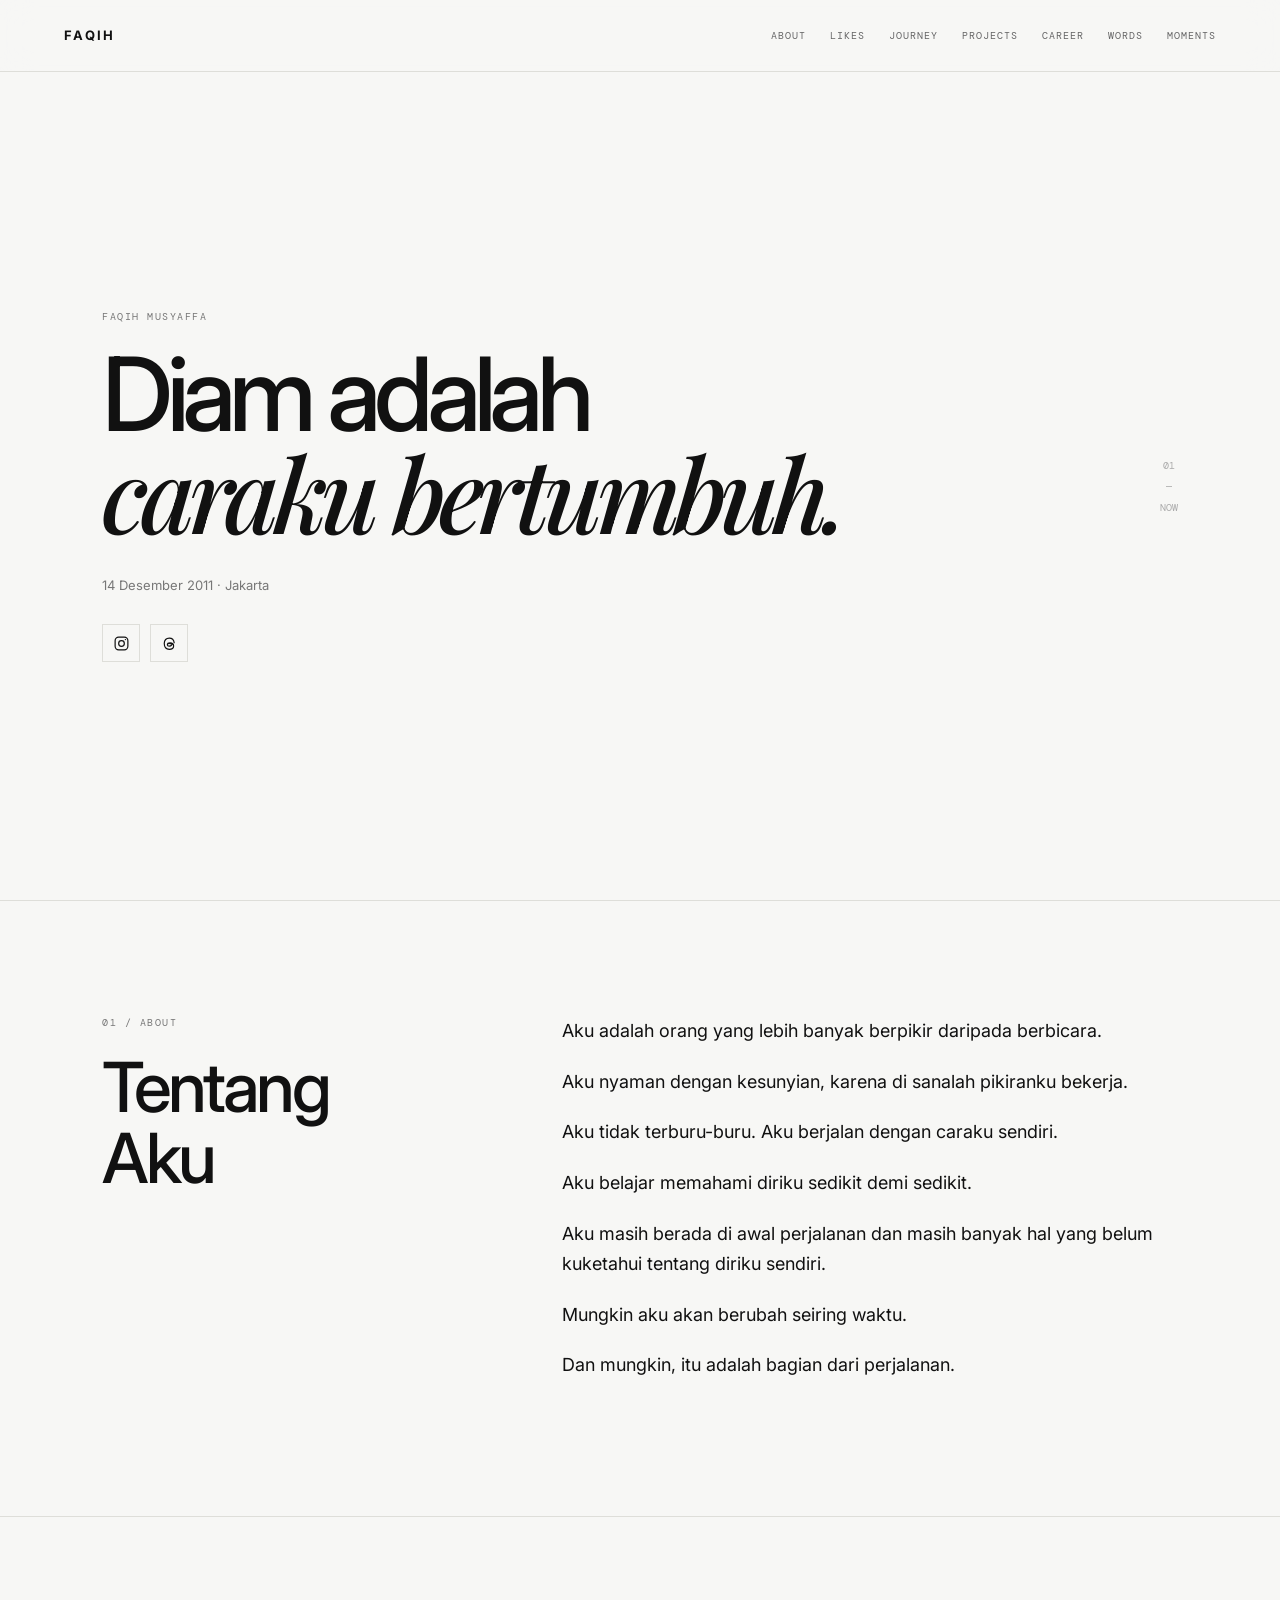
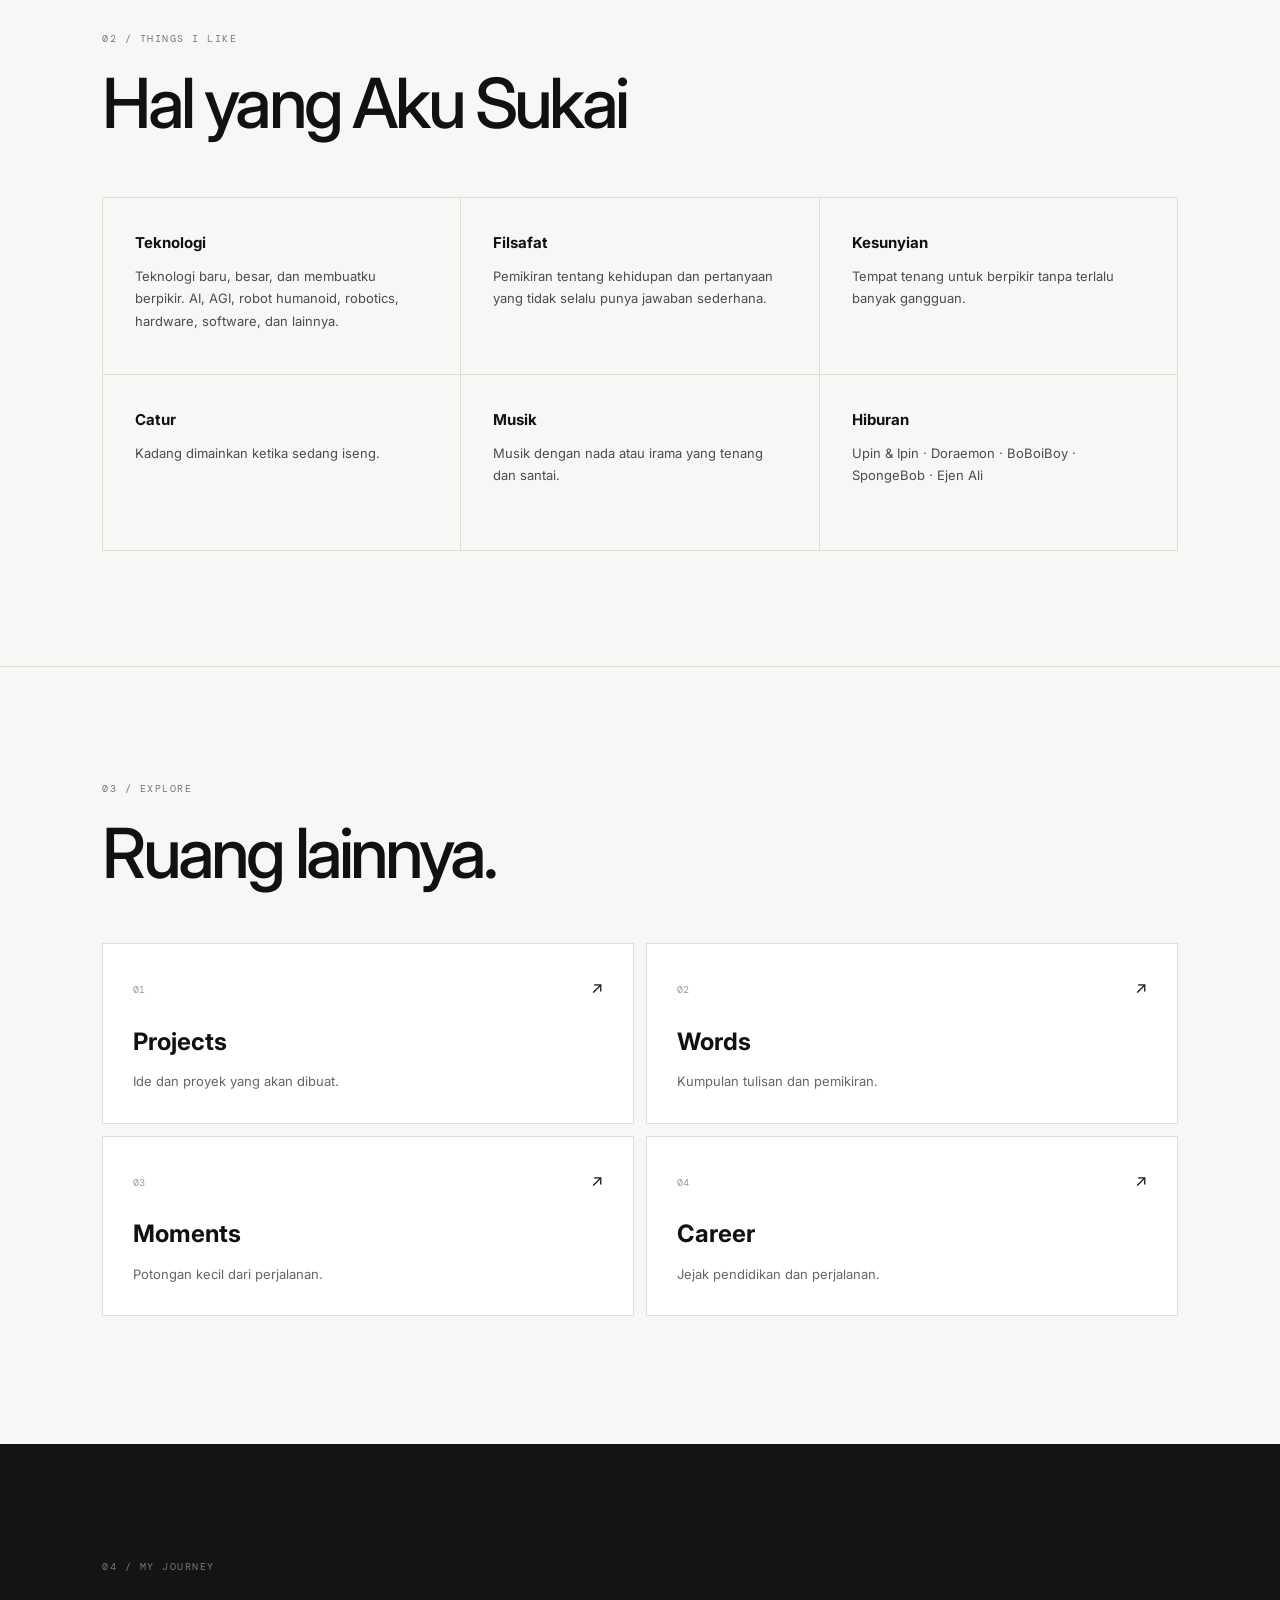
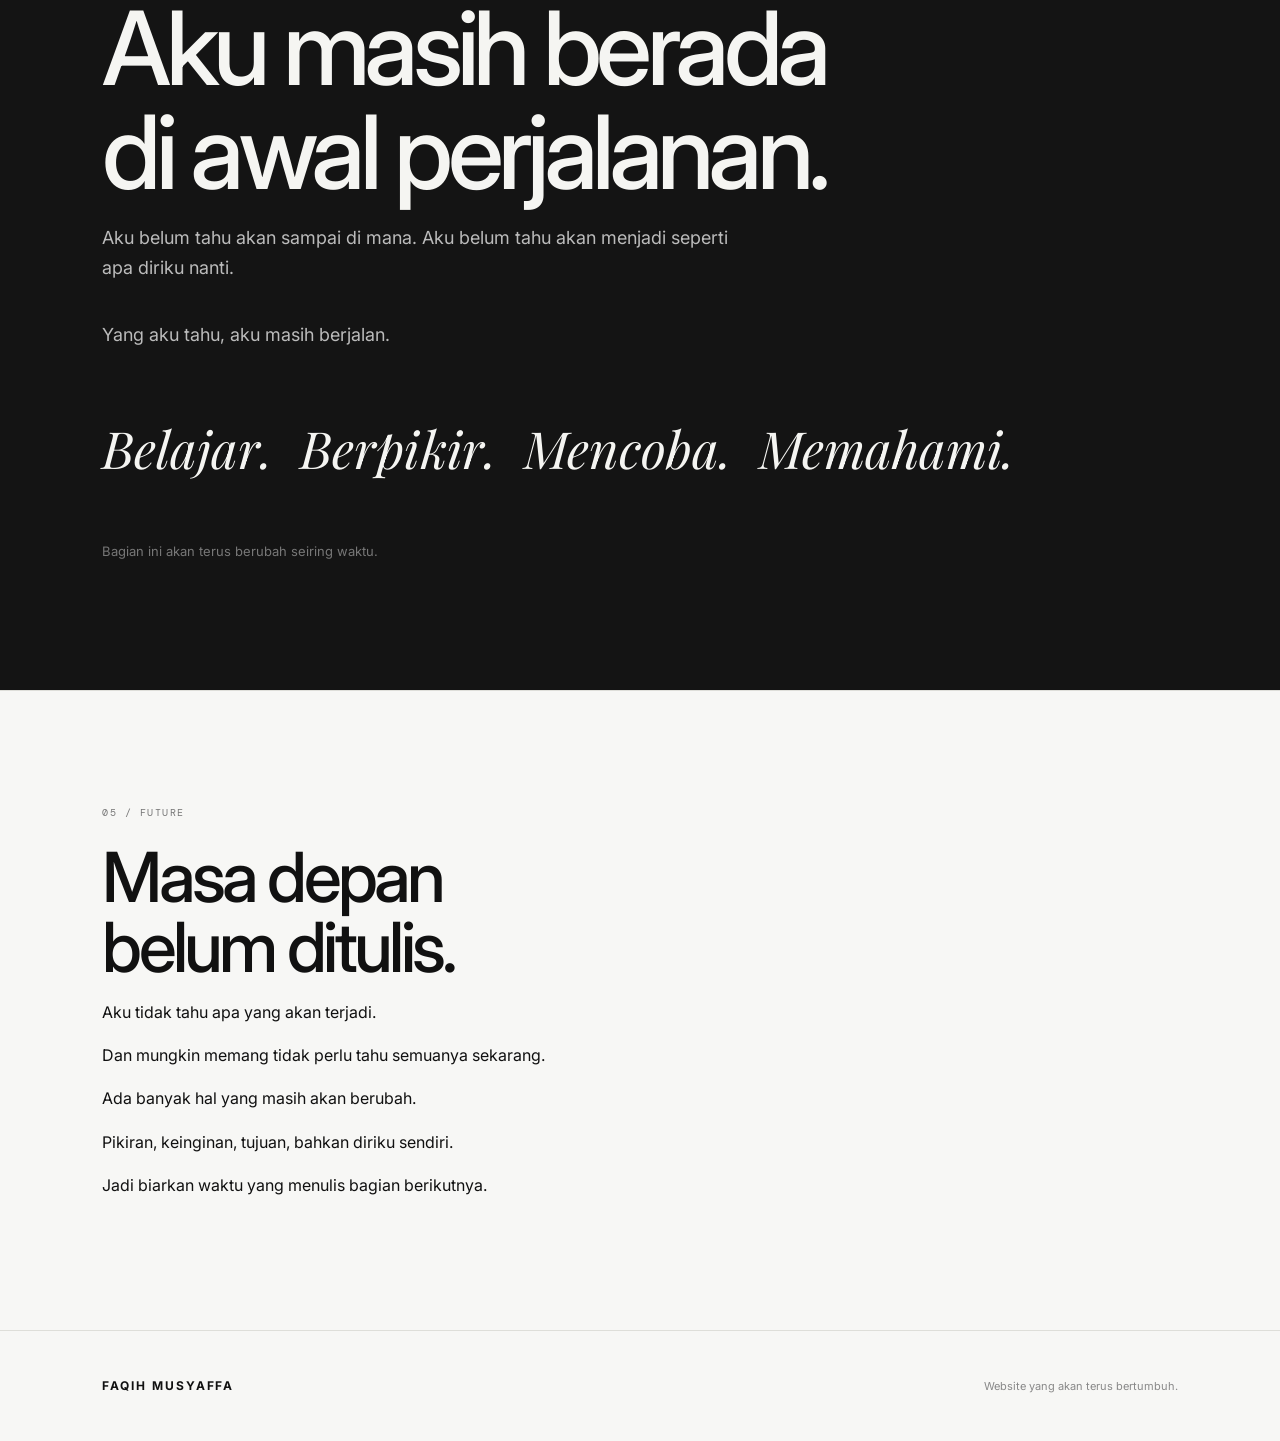
<file: index.html>
<!doctype html><html lang="id"><head><meta charset="utf-8"><meta name="viewport" content="width=device-width,initial-scale=1"><title>Faqih Musyaffa</title><link rel="stylesheet" href="style.css"><link rel="icon" href="favicon.svg"></head><body>
<header class="nav"><a class="brand" href="index.html">FAQIH</a><nav><a href="#about">ABOUT</a><a href="#likes">LIKES</a><a href="#journey">JOURNEY</a><a href="projects.html">PROJECTS</a><a href="career.html">CAREER</a><a href="words.html">WORDS</a><a href="moments.html">MOMENTS</a></nav></header>
<main><section class="hero"><div><p class="eyebrow">FAQIH MUSYAFFA</p><h1>Diam adalah<br><em>caraku bertumbuh.</em></h1><p class="meta">14 Desember 2011 · Jakarta</p><div class="socials"><a class="social-link" href="https://www.instagram.com/qqiyyyh?stkn=cWloNzkwNHQ2bXM3" target="_blank" rel="noopener" aria-label="Instagram"><svg viewBox="0 0 24 24"><rect x="3" y="3" width="18" height="18" rx="5" fill="none" stroke="currentColor" stroke-width="1.7"/><circle cx="12" cy="12" r="4" fill="none" stroke="currentColor" stroke-width="1.7"/><circle cx="17.5" cy="6.5" r="1" fill="currentColor"/></svg></a><a class="social-link" href="https://www.threads.com/@qiym.___" target="_blank" rel="noopener" aria-label="Threads"><svg viewBox="0 0 24 24"><path d="M18.6 10.9c-.5-4.1-2.9-6.6-6.9-6.6-4.4 0-7.1 2.8-7.1 7.8 0 5 2.6 8.1 7 8.1 3.5 0 6.2-1.9 6.2-4.8 0-2.6-2-4.4-5-4.4-2.3 0-3.8 1-3.8 2.6 0 1.3 1 2.2 2.6 2.2 1.6 0 2.8-.7 3.6-1.9M10 12.1c2.1-.3 4.1.1 5.8 1" fill="none" stroke="currentColor" stroke-width="1.7" stroke-linecap="round" stroke-linejoin="round"/></svg></a></div></div><div class="hero-mark"><span>01</span><span>—</span><span>NOW</span></div></section>
<section id="about" class="section split"><div><p class="eyebrow">01 / ABOUT</p><h2>Tentang Aku</h2></div><div class="copy"><p>Aku adalah orang yang lebih banyak berpikir daripada berbicara.</p><p>Aku nyaman dengan kesunyian, karena di sanalah pikiranku bekerja.</p><p>Aku tidak terburu-buru. Aku berjalan dengan caraku sendiri.</p><p>Aku belajar memahami diriku sedikit demi sedikit.</p><p>Aku masih berada di awal perjalanan dan masih banyak hal yang belum kuketahui tentang diriku sendiri.</p><p>Mungkin aku akan berubah seiring waktu.</p><p>Dan mungkin, itu adalah bagian dari perjalanan.</p></div></section>
<section id="likes" class="section"><p class="eyebrow">02 / THINGS I LIKE</p><h2>Hal yang Aku Sukai</h2><div class="likes-grid"><article><h3>Teknologi</h3><p>Teknologi baru, besar, dan membuatku berpikir. AI, AGI, robot humanoid, robotics, hardware, software, dan lainnya.</p></article><article><h3>Filsafat</h3><p>Pemikiran tentang kehidupan dan pertanyaan yang tidak selalu punya jawaban sederhana.</p></article><article><h3>Kesunyian</h3><p>Tempat tenang untuk berpikir tanpa terlalu banyak gangguan.</p></article><article><h3>Catur</h3><p>Kadang dimainkan ketika sedang iseng.</p></article><article><h3>Musik</h3><p>Musik dengan nada atau irama yang tenang dan santai.</p></article><article><h3>Hiburan</h3><p>Upin &amp; Ipin · Doraemon · BoBoiBoy · SpongeBob · Ejen Ali</p></article></div></section>
<section class="section quick-access"><p class="eyebrow">03 / EXPLORE</p><h2>Ruang lainnya.</h2><div class="access-grid"><a class="access-card" href="projects.html"><div><span class="access-number">01</span><h3>Projects</h3><p>Ide dan proyek yang akan dibuat.</p></div><span>↗</span></a><a class="access-card" href="words.html"><div><span class="access-number">02</span><h3>Words</h3><p>Kumpulan tulisan dan pemikiran.</p></div><span>↗</span></a><a class="access-card" href="moments.html"><div><span class="access-number">03</span><h3>Moments</h3><p>Potongan kecil dari perjalanan.</p></div><span>↗</span></a><a class="access-card" href="career.html"><div><span class="access-number">04</span><h3>Career</h3><p>Jejak pendidikan dan perjalanan.</p></div><span>↗</span></a></div></section>
<section id="journey" class="section dark-section"><p class="eyebrow">04 / MY JOURNEY</p><h2>Aku masih berada<br>di awal perjalanan.</h2><p class="lead">Aku belum tahu akan sampai di mana. Aku belum tahu akan menjadi seperti apa diriku nanti.</p><p class="lead">Yang aku tahu, aku masih berjalan.</p><div class="journey-words"><span>Belajar.</span><span>Berpikir.</span><span>Mencoba.</span><span>Memahami.</span></div><p class="muted">Bagian ini akan terus berubah seiring waktu.</p></section>
<section id="future" class="section future"><p class="eyebrow">05 / FUTURE</p><h2>Masa depan<br>belum ditulis.</h2><p>Aku tidak tahu apa yang akan terjadi.</p><p>Dan mungkin memang tidak perlu tahu semuanya sekarang.</p><p>Ada banyak hal yang masih akan berubah.</p><p>Pikiran, keinginan, tujuan, bahkan diriku sendiri.</p><p>Jadi biarkan waktu yang menulis bagian berikutnya.</p></section></main>
<footer><p>FAQIH MUSYAFFA</p><span>Website yang akan terus bertumbuh.</span></footer></body></html>
</file>
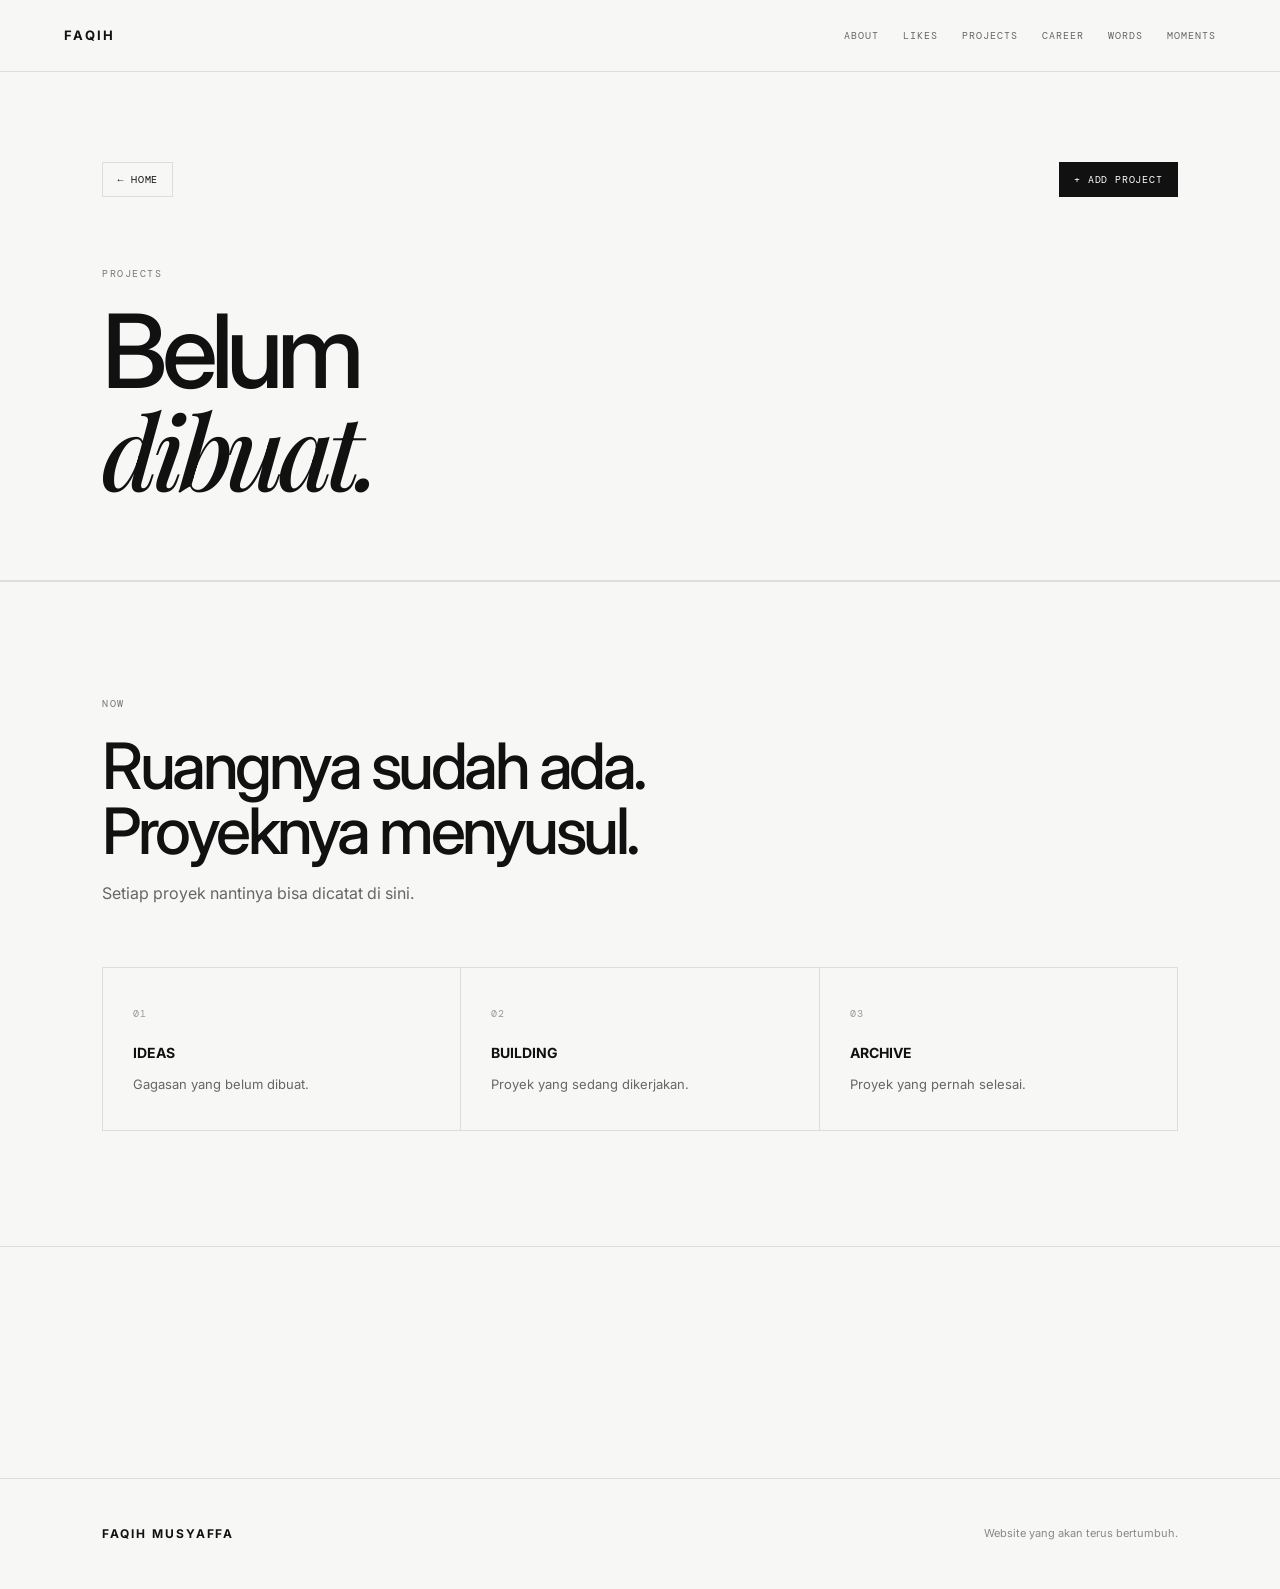
<file: projects.html>
<!doctype html><html lang="id"><head><meta charset="utf-8"><meta name="viewport" content="width=device-width,initial-scale=1"><title>Projects — Faqih Musyaffa</title><link rel="stylesheet" href="style.css"><link rel="icon" href="favicon.svg"></head><body><header class="nav"><a class="brand" href="index.html">FAQIH</a><nav><a href="index.html#about">ABOUT</a><a href="index.html#likes">LIKES</a><a href="projects.html">PROJECTS</a><a href="career.html">CAREER</a><a href="words.html">WORDS</a><a href="moments.html">MOMENTS</a></nav></header><main class="page-main"><section class="page-hero"><div class="page-actions"><a class="back" href="index.html">← HOME</a><a class="action-button" href="admin.html">+ ADD PROJECT</a></div><p class="eyebrow">PROJECTS</p><h1>Belum<br><em>dibuat.</em></h1></section><section class="section"><div class="project-empty"><p class="eyebrow">NOW</p><h2>Ruangnya sudah ada.<br>Proyeknya menyusul.</h2><p>Setiap proyek nantinya bisa dicatat di sini.</p></div><div class="project-status-grid"><article><span>01</span><h3>IDEAS</h3><p>Gagasan yang belum dibuat.</p></article><article><span>02</span><h3>BUILDING</h3><p>Proyek yang sedang dikerjakan.</p></article><article><span>03</span><h3>ARCHIVE</h3><p>Proyek yang pernah selesai.</p></article></div></section><section class="section" id="projectsAdded"></section></main><footer><p>FAQIH MUSYAFFA</p><span>Website yang akan terus bertumbuh.</span></footer><script src="site-data.js"></script><script>const wrap=document.getElementById('projectsAdded'),items=SITE_ADDITIONS.projects||[];if(items.length){wrap.innerHTML='<p class="eyebrow">ADDED PROJECTS</p><div class="project-status-grid">'+items.map(x=>`<article><span>${x.status||''}</span><h3>${x.title||''}</h3><p>${x.date||''}</p><p>${x.description||''}</p></article>`).join('')+'</div>';}</script></body></html>
</file>
<file: style.css>
@import url('https://fonts.googleapis.com/css2?family=DM+Mono:wght@400;500&family=Inter:wght@400;500;600;700&family=Playfair+Display:ital,wght@0,500;1,500;1,600&display=swap');
:root{--bg:#f7f7f5;--fg:#111;--muted:#777;--line:#deded9;--card:#fff;--dark:#141414}*{box-sizing:border-box}html{scroll-behavior:smooth;scroll-padding-top:80px}body{margin:0;background:var(--bg);color:var(--fg);font-family:Inter,system-ui,sans-serif;line-height:1.7;-webkit-font-smoothing:antialiased}body.modal-open{overflow:hidden}a{color:inherit}button,input,textarea,select{font:inherit}.nav{height:72px;border-bottom:1px solid var(--line);display:flex;align-items:center;justify-content:space-between;padding:0 5vw;position:sticky;top:0;z-index:30;background:rgba(247,247,245,.9);backdrop-filter:blur(16px)}.brand{font-weight:700;font-size:13px;letter-spacing:.18em;text-decoration:none}.nav nav{display:flex;gap:24px;overflow:auto}.nav nav a{font:10px 'DM Mono',monospace;letter-spacing:.1em;text-decoration:none;color:#666;white-space:nowrap}.nav nav a:hover{color:#111}.hero{min-height:calc(100vh - 72px);display:grid;grid-template-columns:minmax(0,1fr) auto;align-items:center;padding:9vw 8vw;gap:6vw}.eyebrow{font:10px/1.4 'DM Mono',monospace;letter-spacing:.15em;color:var(--muted);margin:0 0 22px}.hero h1,.page-hero h1{font-size:clamp(52px,8vw,112px);line-height:.95;letter-spacing:-.065em;font-weight:500;margin:0}.hero h1 em,.page-hero h1 em,h2 em{font-family:'Playfair Display',serif;font-weight:500}.meta{color:var(--muted);font-size:13px;margin:28px 0 0}.hero-mark{font:10px 'DM Mono',monospace;color:#aaa;display:flex;flex-direction:column;gap:8px;align-items:center}.socials{display:flex;gap:10px;margin-top:28px}.social-link{width:38px;height:38px;border:1px solid var(--line);display:grid;place-items:center;text-decoration:none;transition:.2s}.social-link:hover{background:#111;color:#fff;border-color:#111}.social-link svg{width:17px;height:17px}.section{padding:9vw 8vw;border-top:1px solid var(--line)}.split{display:grid;grid-template-columns:.7fr 1.3fr;gap:10vw}.section h2{font-size:clamp(40px,5.4vw,76px);line-height:1.02;letter-spacing:-.055em;font-weight:500;margin:0}.copy{max-width:700px;font-size:18px}.copy p{margin:0 0 20px}.likes-grid{display:grid;grid-template-columns:repeat(3,1fr);gap:1px;background:var(--line);border:1px solid var(--line);margin-top:58px}.likes-grid article{background:var(--bg);padding:32px;min-height:175px}.likes-grid h3{font-size:15px;margin:0 0 10px}.likes-grid p{font-size:13px;color:#4c4c4c;margin:0 0 10px}.quick-access{padding-bottom:10vw}.access-grid{display:grid;grid-template-columns:repeat(2,1fr);gap:12px;margin-top:55px}.access-card{border:1px solid var(--line);background:var(--card);padding:30px;text-decoration:none;display:flex;justify-content:space-between;min-height:180px;transition:.2s}.access-card:hover{transform:translateY(-3px);border-color:#aaa}.access-number{font:10px 'DM Mono',monospace;color:#999}.access-card h3{font-size:24px;margin:20px 0 8px}.access-card p{color:#666;font-size:13px;max-width:390px;margin:0}.access-arrow{font-size:20px}.dark-section{background:var(--dark);color:#f5f5f2;border-color:var(--dark);min-height:78vh;display:flex;flex-direction:column;justify-content:center}.dark-section .eyebrow{color:#777}.dark-section h2{font-size:clamp(52px,8vw,120px);max-width:1000px}.lead{max-width:650px;color:#bbb;font-size:18px}.journey-words{display:flex;gap:28px;flex-wrap:wrap;font:italic clamp(28px,4vw,52px) 'Playfair Display',serif;margin:45px 0}.future p{max-width:650px}.page-main{min-height:calc(100vh - 72px)}.page-hero{padding:7vw 8vw 6vw;border-bottom:1px solid var(--line)}.page-actions{display:flex;justify-content:space-between;gap:12px;margin-bottom:70px}.back,.action-button{border:1px solid var(--line);padding:10px 14px;text-decoration:none;font:10px 'DM Mono',monospace;letter-spacing:.08em;background:transparent}.action-button{cursor:pointer;background:#111;color:#fff;border-color:#111}.page-hero .muted{max-width:650px;margin-top:28px}.muted{color:var(--muted);font-size:13px}.project-empty{max-width:800px}.project-empty-mark{font:40px 'DM Mono',monospace;color:#aaa;margin-bottom:20px}.project-empty h2{font-size:clamp(38px,5vw,70px)}.project-empty p:last-child{max-width:600px;color:#666}.project-status-grid{display:grid;grid-template-columns:repeat(3,1fr);gap:1px;background:var(--line);border:1px solid var(--line);margin-top:60px}.project-status-grid article{background:var(--bg);padding:30px;min-height:160px}.project-status-grid span,.career-type{font:10px 'DM Mono',monospace;color:#999;letter-spacing:.1em}.project-status-grid h3{margin:16px 0 8px;font-size:14px}.project-status-grid p{font-size:13px;color:#666;margin:5px 0}.career-timeline{max-width:900px;margin-top:60px;border-left:1px solid #cfcfca}.career-item{display:grid;grid-template-columns:80px 1fr;gap:20px;padding:0 0 55px 0;margin-left:-1px}.career-marker{position:relative}.career-marker:before{content:'';position:absolute;left:-5px;top:4px;width:9px;height:9px;background:#111;border-radius:50%}.career-marker span{display:none}.career-content{padding-left:25px}.career-content h3{font-size:28px;margin:8px 0}.career-content p:last-child{color:#666;font-size:14px;margin:0}.career-pill-row{display:flex;gap:8px;flex-wrap:wrap;margin-top:35px}.career-pill-row span{border:1px solid var(--line);padding:8px 12px;font:9px 'DM Mono',monospace;letter-spacing:.1em}.moments-grid{display:grid;grid-template-columns:1.4fr .9fr;gap:18px}.moment-side:nth-child(n+3){grid-column:auto}.moment-feature,.moment-side{margin:0}.photo-button{display:block;width:100%;padding:0;border:0;background:none;position:relative;cursor:zoom-in}.photo-button img{display:block;width:100%;height:auto;max-height:75vh;object-fit:cover}.photo-expand{position:absolute;right:14px;bottom:14px;background:#fff;padding:7px 9px;font:9px 'DM Mono',monospace}.moments-grid figcaption{display:flex;justify-content:space-between;padding:12px 2px;font:9px 'DM Mono',monospace;color:#777;letter-spacing:.06em}.lightbox{position:fixed;inset:0;background:rgba(0,0,0,.92);z-index:100;display:none;align-items:center;justify-content:center;padding:30px}.lightbox.open{display:flex}.lightbox img{max-width:92vw;max-height:88vh;object-fit:contain}.lightbox-close{position:absolute;top:20px;right:25px;background:none;border:0;color:#fff;font-size:34px;cursor:pointer}.lightbox-caption{position:absolute;bottom:18px;left:25px;color:#aaa;font:9px 'DM Mono',monospace}.words-tabs{display:flex;gap:8px;margin:45px 0 28px}.tab{border:1px solid var(--line);background:transparent;padding:10px 15px;border-radius:999px;font:9px 'DM Mono',monospace;cursor:pointer}.tab.active{background:#111;color:#fff;border-color:#111}.words-list{display:grid;grid-template-columns:repeat(2,1fr);gap:12px}.word-card{background:#fff;border:1px solid var(--line);padding:28px;min-height:180px;white-space:pre-line}.word-id{font:9px 'DM Mono',monospace;color:#999;letter-spacing:.15em;margin-bottom:16px}.word-title{font-weight:600;margin-bottom:14px}.word-text{font:19px/1.65 'Playfair Display',serif}.private-gate{max-width:560px;background:#fff;border:1px solid var(--line);padding:32px}.private-gate h3{font-size:28px;margin:8px 0}.private-gate form,.auth-box form{display:flex;gap:8px;margin-top:22px}.private-gate input,.auth-box input,.editor input,.editor textarea,.editor select{border:1px solid #ccc;background:#fff;padding:12px;outline:none}.private-gate input{flex:1;min-width:0}.private-gate button,.auth-box button,.editor button{border:1px solid #111;background:#111;color:#fff;padding:12px 17px;cursor:pointer}.error{color:#9b0000;font-size:13px;min-height:20px}.hidden{display:none!important}.auth-page{min-height:calc(100vh - 72px);display:grid;place-items:center;padding:40px}.auth-box{width:min(100%,430px);background:#fff;border:1px solid var(--line);padding:38px}.auth-box h2{font-size:38px;margin:5px 0}.auth-box p{color:#666;font-size:13px}.auth-box form{display:flex;flex-direction:column}.protected .protected-main{visibility:hidden}.editor{padding-top:5vw}.editor-toolbar{display:flex;justify-content:space-between;gap:20px;align-items:end;margin-bottom:30px}.editor-actions{display:flex;gap:8px;flex-wrap:wrap}.editor button.secondary{background:#fff;color:#111;border-color:var(--line)}.editor-grid{display:grid;gap:10px}.editor-row{background:#fff;border:1px solid var(--line);padding:20px;display:grid;grid-template-columns:70px 1fr 2fr 110px;gap:10px;align-items:start}.editor-row textarea{min-height:130px;resize:vertical}.editor-status{font-size:12px;color:#777}.add-form{background:#fff;border:1px solid var(--line);padding:24px;margin-bottom:25px}.add-form-grid{display:grid;grid-template-columns:1fr 1fr 1fr;gap:10px}.add-form textarea{width:100%;min-height:110px}.site-auth-gate{position:fixed;inset:0;background:rgba(247,247,245,.98);z-index:9999;display:grid;place-items:center;padding:25px}.site-auth-gate .auth-box{box-shadow:0 20px 70px rgba(0,0,0,.08)}footer{border-top:1px solid var(--line);padding:45px 8vw;display:flex;align-items:center;justify-content:space-between;gap:20px;flex-wrap:wrap}footer p{margin:0;font-weight:700;font-size:12px;letter-spacing:.16em}footer span{color:#888;font-size:11px}.footer-socials{display:flex;gap:8px}.footer-socials .social-link{width:32px;height:32px}
@media(max-width:850px){.nav{padding:0 18px}.nav nav{gap:16px}.hero{grid-template-columns:1fr;padding:18vw 18px}.hero-mark{display:none}.section,.page-hero{padding:18vw 18px}.split{grid-template-columns:1fr;gap:45px}.likes-grid,.project-status-grid{grid-template-columns:1fr}.access-grid,.words-list{grid-template-columns:1fr}.moments-grid{grid-template-columns:1fr}.editor-row{grid-template-columns:1fr}.add-form-grid{grid-template-columns:1fr}.page-actions{margin-bottom:45px}.career-item{grid-template-columns:30px 1fr}.career-content{padding-left:10px}footer{padding:40px 18px}.page-hero h1{font-size:clamp(48px,16vw,82px)}}
</file>
